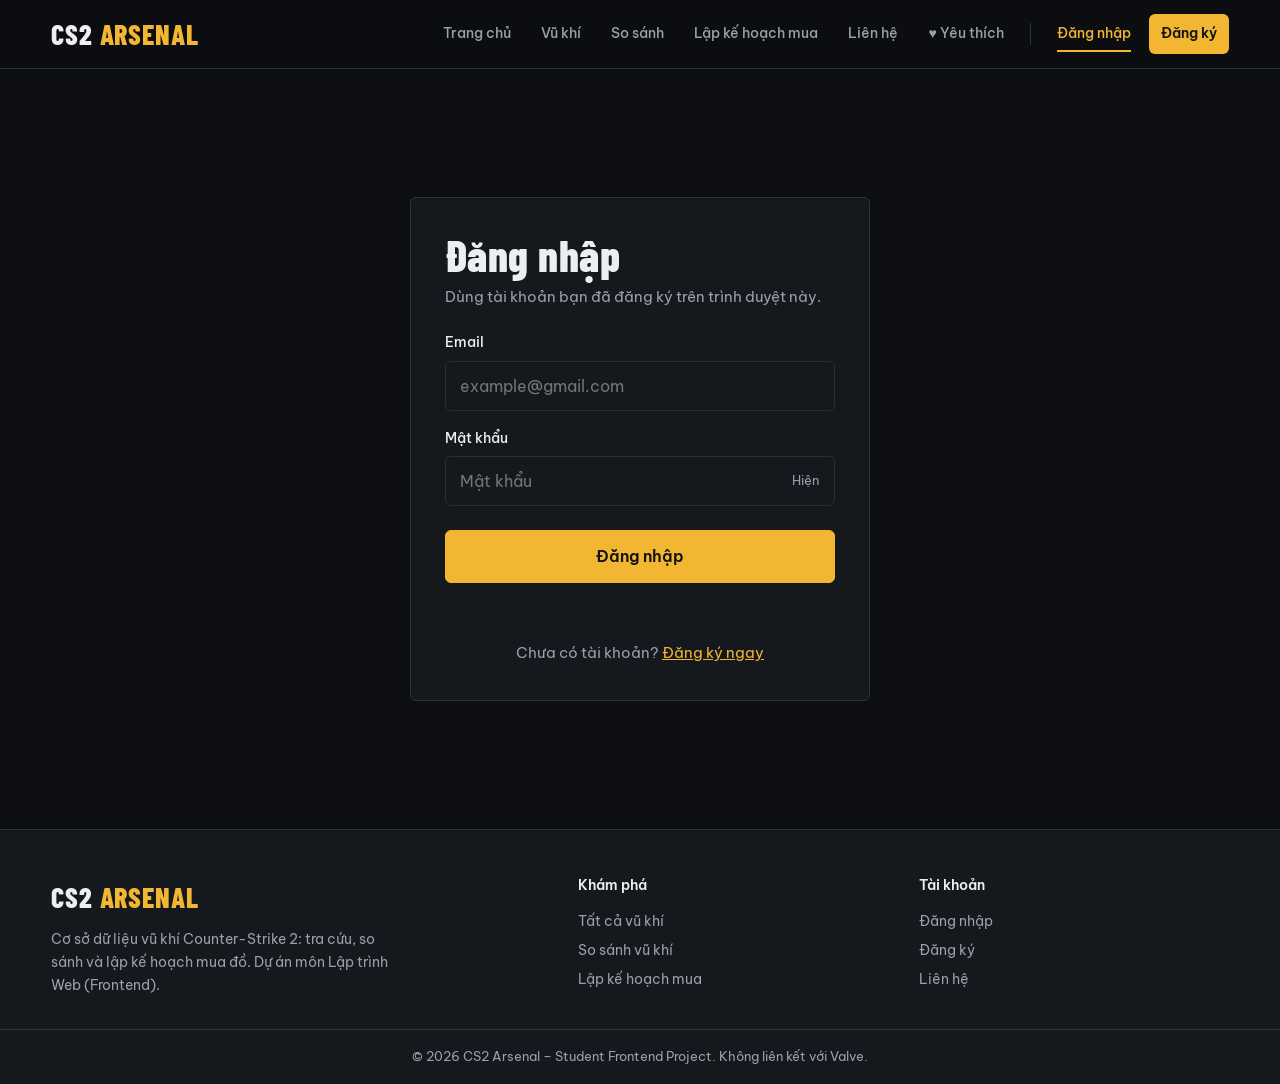
<file: account.html>
<!DOCTYPE html>
<html lang="vi">
<head>
    <meta charset="UTF-8">
    <meta name="viewport" content="width=device-width, initial-scale=1.0">
    <title>Tài khoản - CS2 Arsenal</title>
    <meta name="description" content="Quản lý tài khoản CS2 Arsenal.">
    <meta name="theme-color" content="#0c0e11">
    <meta property="og:title" content="Tài khoản - CS2 Arsenal">
    <meta property="og:description" content="Quản lý tài khoản CS2 Arsenal.">
    <link rel="icon" href="images/favicon.svg" type="image/svg+xml">
    <link rel="preconnect" href="https://fonts.googleapis.com">
    <link rel="preconnect" href="https://fonts.gstatic.com" crossorigin>
    <link href="https://fonts.googleapis.com/css2?family=Barlow+Condensed:wght@600;700;800&family=Be+Vietnam+Pro:wght@400;500;600&display=swap" rel="stylesheet">
    <link rel="stylesheet" href="css/style.css">
</head>
<body data-page="account">
    <a class="skip-link" href="#main">Bỏ qua điều hướng</a>
    <div id="siteHeader"></div>

    <main id="main">
        <section class="page-banner">
            <div class="container">
                <h1>Tài khoản của bạn</h1>
                <p>Thông tin được lưu ngay trong trình duyệt này.</p>
            </div>
        </section>

        <section class="section" style="padding-top:32px">
            <div class="container account-grid" id="accountArea"></div>
        </section>
    </main>

    <div id="siteFooter"></div>

    <noscript><p style="padding:16px;text-align:center">Website cần bật JavaScript để hiển thị dữ liệu vũ khí.</p></noscript>
    <script src="js/data.js"></script>
    <script src="js/app.js"></script>
    <script src="js/auth.js"></script>
</body>
</html>
</file>
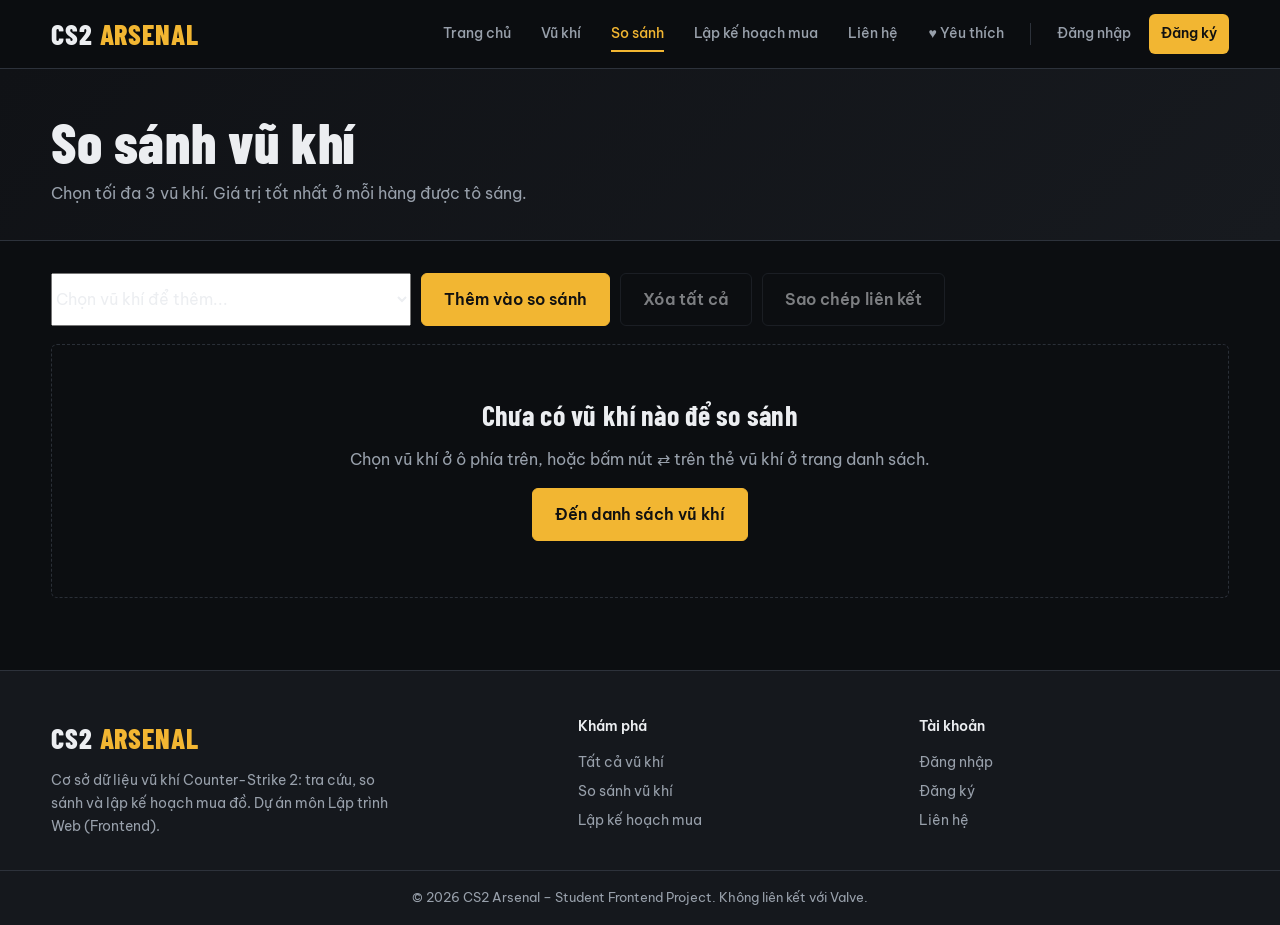
<file: compare.html>
<!DOCTYPE html>
<html lang="vi">
<head>
    <meta charset="UTF-8">
    <meta name="viewport" content="width=device-width, initial-scale=1.0">
    <title>So sánh vũ khí - CS2 Arsenal</title>
    <meta name="description" content="So sánh tối đa 3 vũ khí Counter-Strike 2 về sát thương, tốc độ bắn, xuyên giáp và giá.">
    <meta name="theme-color" content="#0c0e11">
    <meta property="og:title" content="So sánh vũ khí - CS2 Arsenal">
    <meta property="og:description" content="So sánh tối đa 3 vũ khí Counter-Strike 2 về sát thương, tốc độ bắn, xuyên giáp và giá.">
    <link rel="icon" href="images/favicon.svg" type="image/svg+xml">
    <link rel="preconnect" href="https://fonts.googleapis.com">
    <link rel="preconnect" href="https://fonts.gstatic.com" crossorigin>
    <link href="https://fonts.googleapis.com/css2?family=Barlow+Condensed:wght@600;700;800&family=Be+Vietnam+Pro:wght@400;500;600&display=swap" rel="stylesheet">
    <link rel="stylesheet" href="css/style.css">
</head>
<body data-page="compare">
    <a class="skip-link" href="#main">Bỏ qua điều hướng</a>
    <div id="siteHeader"></div>

    <main id="main">
        <section class="page-banner">
            <div class="container">
                <h1>So sánh vũ khí</h1>
                <p>Chọn tối đa 3 vũ khí. Giá trị tốt nhất ở mỗi hàng được tô sáng.</p>
            </div>
        </section>

        <section class="section" style="padding-top:32px">
            <div class="container">
                <div class="compare-add">
                    <select id="compareSelect" aria-label="Chọn vũ khí để so sánh"></select>
                    <button class="btn" id="compareAddBtn" type="button">Thêm vào so sánh</button>
                    <button class="btn ghost" id="compareClearBtn" type="button">Xóa tất cả</button>
                    <button class="btn ghost" id="compareShareBtn" type="button">Sao chép liên kết</button>
                </div>
                <div id="compareArea"></div>
            </div>
        </section>
    </main>

    <div id="siteFooter"></div>

    <noscript><p style="padding:16px;text-align:center">Website cần bật JavaScript để hiển thị dữ liệu vũ khí.</p></noscript>
    <script src="js/data.js"></script>
    <script src="js/app.js"></script>
    <script src="js/compare.js"></script>
</body>
</html>
</file>
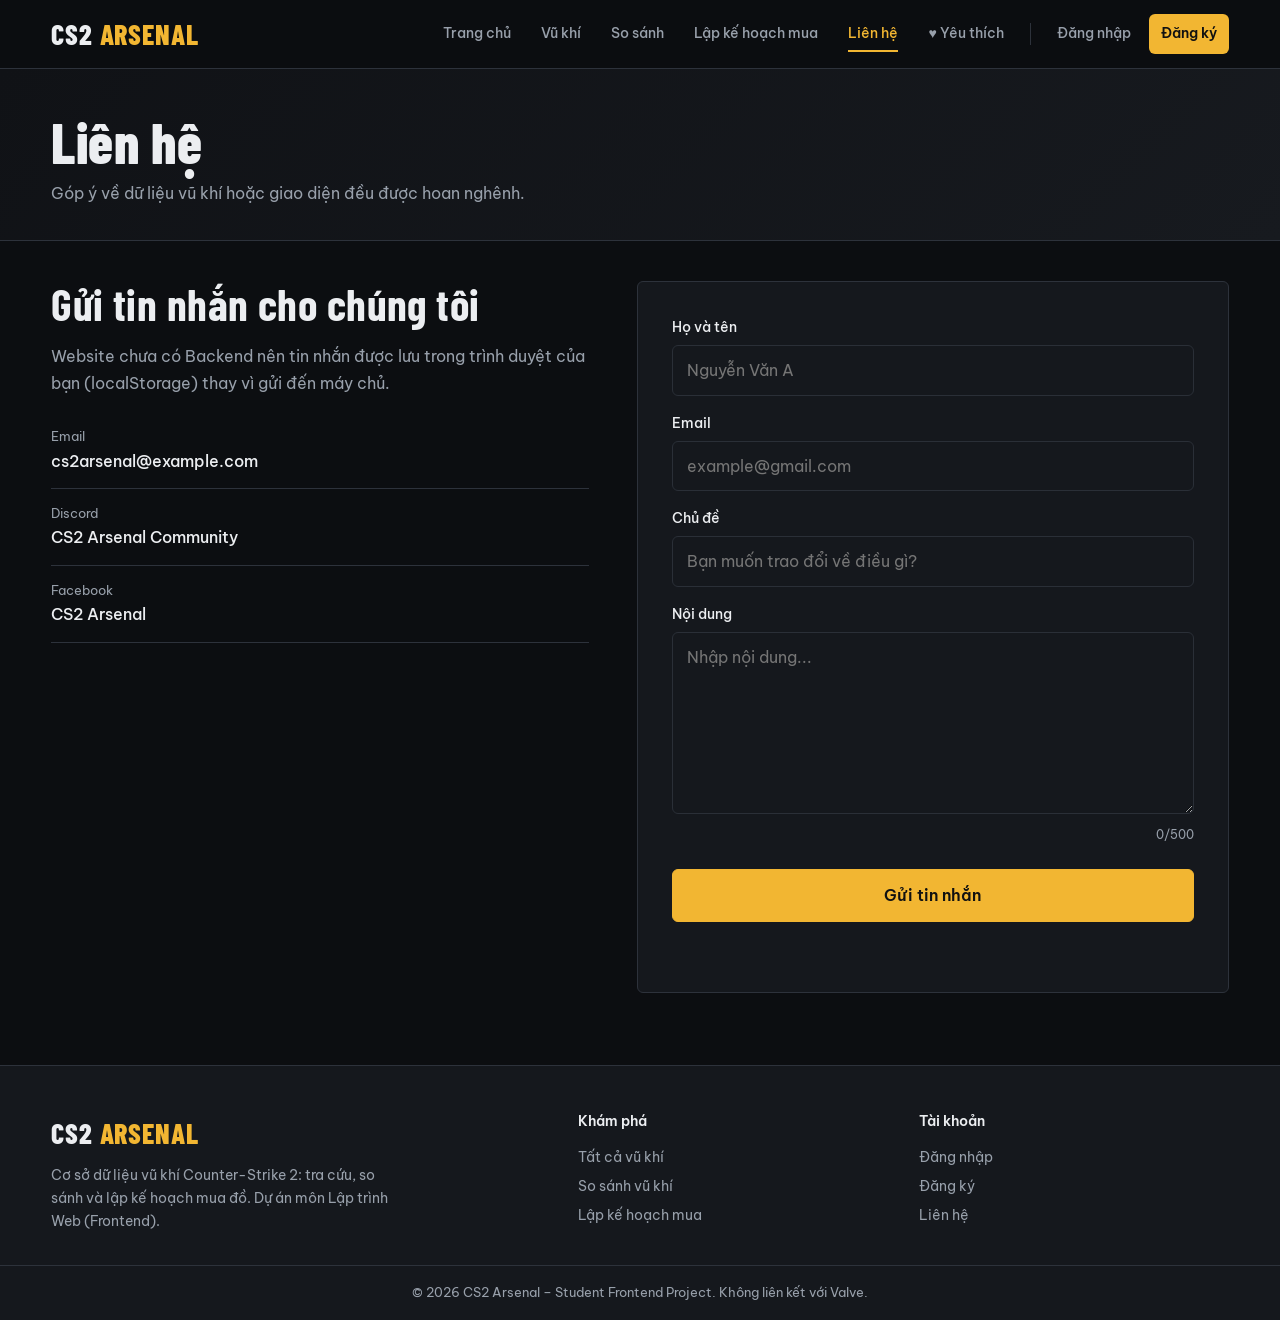
<file: contact.html>
<!DOCTYPE html>
<html lang="vi">
<head>
    <meta charset="UTF-8">
    <meta name="viewport" content="width=device-width, initial-scale=1.0">
    <title>Liên hệ - CS2 Arsenal</title>
    <meta name="description" content="Gửi góp ý hoặc câu hỏi cho CS2 Arsenal.">
    <meta name="theme-color" content="#0c0e11">
    <meta property="og:title" content="Liên hệ - CS2 Arsenal">
    <meta property="og:description" content="Gửi góp ý hoặc câu hỏi cho CS2 Arsenal.">
    <link rel="icon" href="images/favicon.svg" type="image/svg+xml">
    <link rel="preconnect" href="https://fonts.googleapis.com">
    <link rel="preconnect" href="https://fonts.gstatic.com" crossorigin>
    <link href="https://fonts.googleapis.com/css2?family=Barlow+Condensed:wght@600;700;800&family=Be+Vietnam+Pro:wght@400;500;600&display=swap" rel="stylesheet">
    <link rel="stylesheet" href="css/style.css">
</head>
<body data-page="contact">
    <a class="skip-link" href="#main">Bỏ qua điều hướng</a>
    <div id="siteHeader"></div>

    <main id="main">
        <section class="page-banner">
            <div class="container">
                <h1>Liên hệ</h1>
                <p>Góp ý về dữ liệu vũ khí hoặc giao diện đều được hoan nghênh.</p>
            </div>
        </section>

        <section class="section" style="padding-top:40px">
            <div class="container contact-grid">
                <div class="contact-info">
                    <h2>Gửi tin nhắn cho chúng tôi</h2>
                    <p>
                        Website chưa có Backend nên tin nhắn được lưu trong trình duyệt của bạn
                        (localStorage) thay vì gửi đến máy chủ.
                    </p>
                    <div class="contact-item"><span>Email</span><strong>cs2arsenal@example.com</strong></div>
                    <div class="contact-item"><span>Discord</span><strong>CS2 Arsenal Community</strong></div>
                    <div class="contact-item"><span>Facebook</span><strong>CS2 Arsenal</strong></div>
                </div>

                <div class="form-card wide">
                    <form id="contactForm" novalidate>
                        <label for="contactName" style="margin-top:0">Họ và tên</label>
                        <input id="contactName" type="text" placeholder="Nguyễn Văn A" autocomplete="name">
                        <p class="field-error" id="contactNameError"></p>

                        <label for="contactEmail">Email</label>
                        <input id="contactEmail" type="email" placeholder="example@gmail.com" autocomplete="email">
                        <p class="field-error" id="contactEmailError"></p>

                        <label for="contactSubject">Chủ đề</label>
                        <input id="contactSubject" type="text" placeholder="Bạn muốn trao đổi về điều gì?">
                        <p class="field-error" id="contactSubjectError"></p>

                        <label for="contactMessage">Nội dung</label>
                        <textarea id="contactMessage" rows="6" maxlength="500" placeholder="Nhập nội dung..."></textarea>
                        <p class="char-count"><span id="charCount">0</span>/500</p>
                        <p class="field-error" id="contactMessageError"></p>

                        <button class="btn full-btn" type="submit">Gửi tin nhắn</button>
                        <p id="contactMessageText" class="form-message" role="alert"></p>
                    </form>
                </div>
            </div>
        </section>
    </main>

    <div id="siteFooter"></div>

    <noscript><p style="padding:16px;text-align:center">Website cần bật JavaScript để hiển thị dữ liệu vũ khí.</p></noscript>
    <script src="js/data.js"></script>
    <script src="js/app.js"></script>
    <script src="js/contact.js"></script>
</body>
</html>
</file>
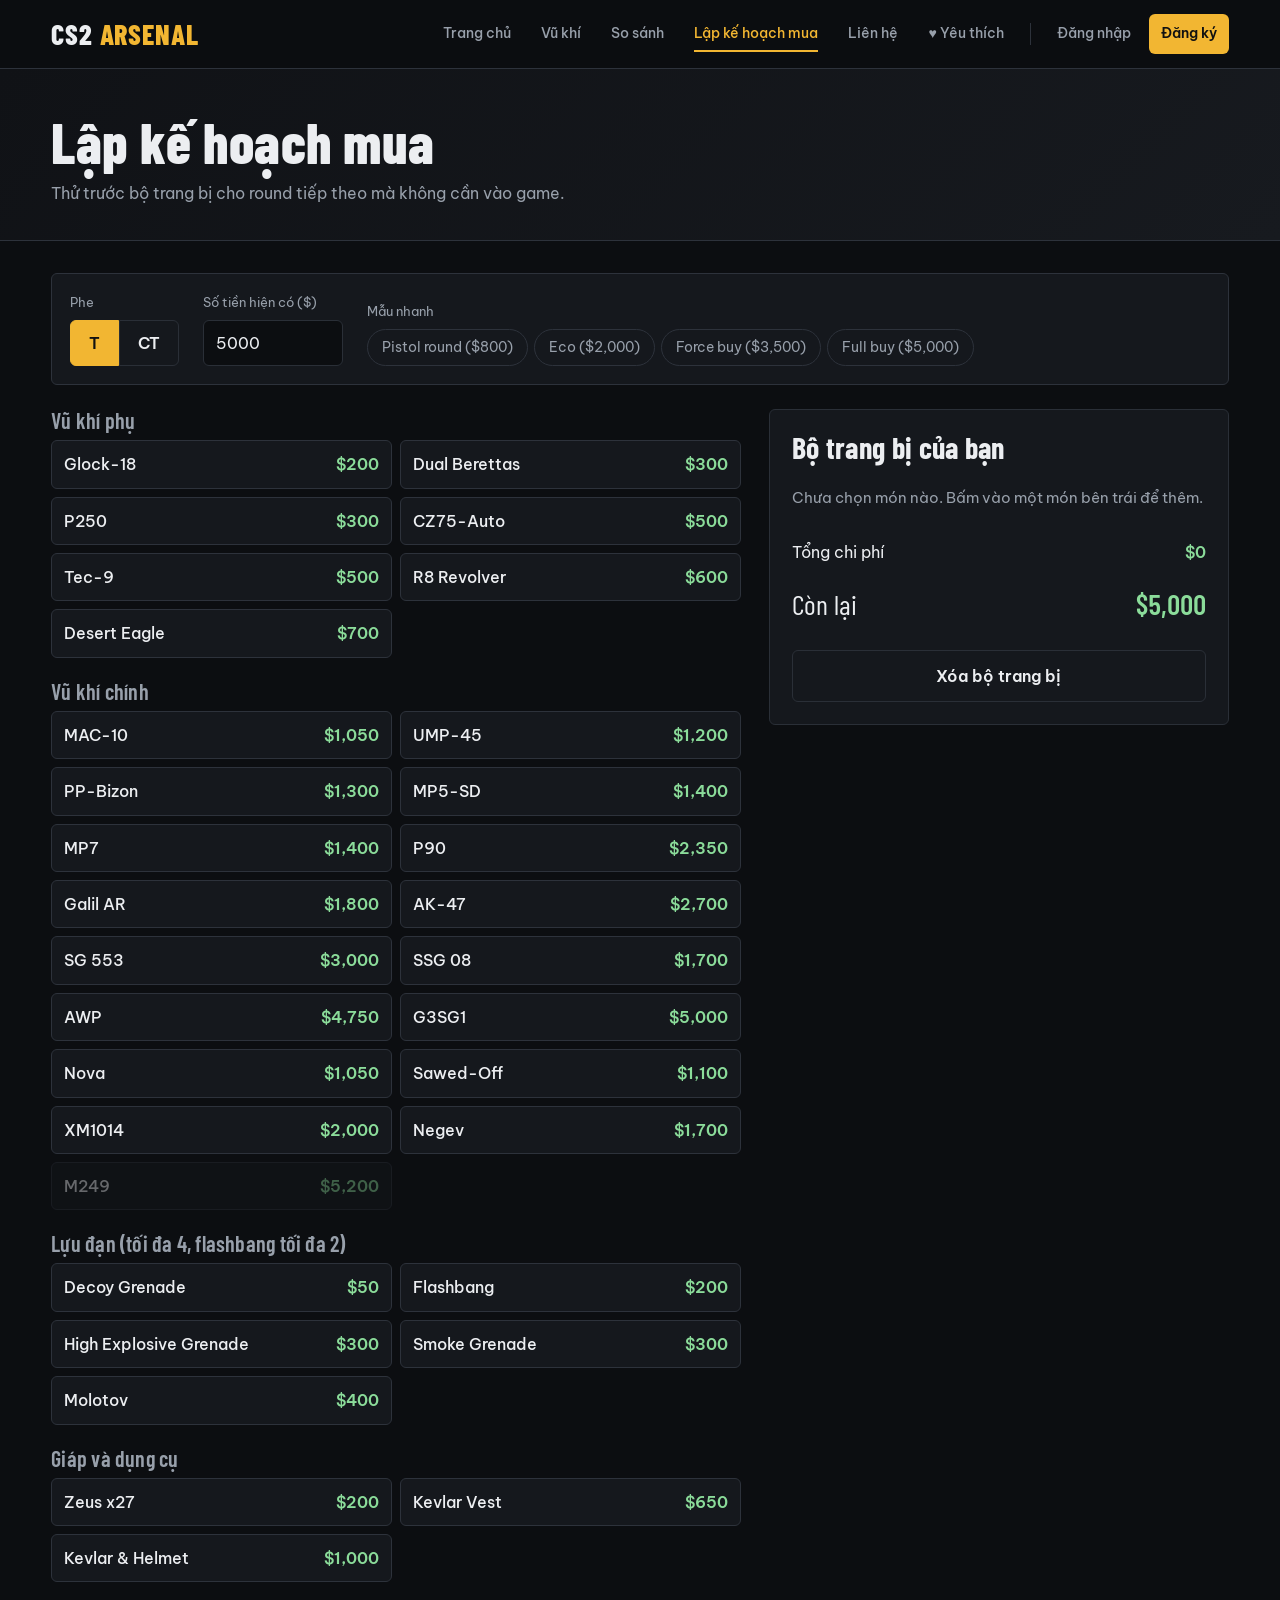
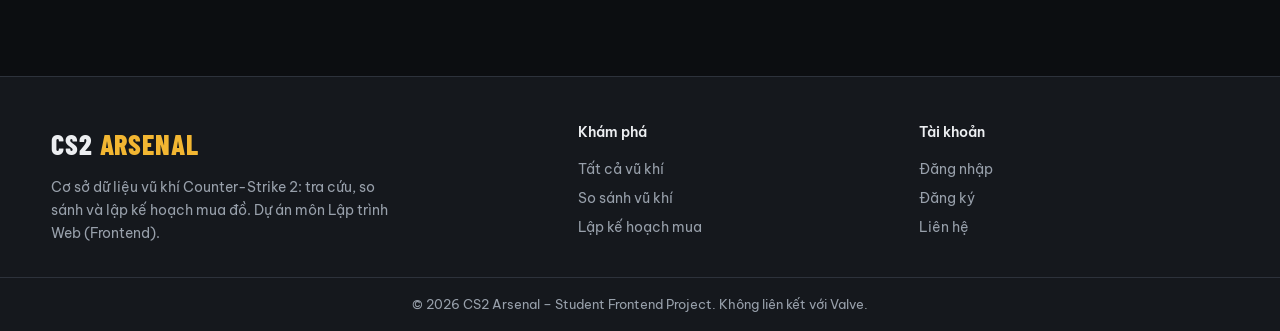
<file: loadout.html>
<!DOCTYPE html>
<html lang="vi">
<head>
    <meta charset="UTF-8">
    <meta name="viewport" content="width=device-width, initial-scale=1.0">
    <title>Lập kế hoạch mua - CS2 Arsenal</title>
    <meta name="description" content="Nhập số tiền của round, chọn phe T hoặc CT và thử các bộ trang bị Counter-Strike 2.">
    <meta name="theme-color" content="#0c0e11">
    <meta property="og:title" content="Lập kế hoạch mua - CS2 Arsenal">
    <meta property="og:description" content="Nhập số tiền của round, chọn phe T hoặc CT và thử các bộ trang bị Counter-Strike 2.">
    <link rel="icon" href="images/favicon.svg" type="image/svg+xml">
    <link rel="preconnect" href="https://fonts.googleapis.com">
    <link rel="preconnect" href="https://fonts.gstatic.com" crossorigin>
    <link href="https://fonts.googleapis.com/css2?family=Barlow+Condensed:wght@600;700;800&family=Be+Vietnam+Pro:wght@400;500;600&display=swap" rel="stylesheet">
    <link rel="stylesheet" href="css/style.css">
</head>
<body data-page="loadout">
    <a class="skip-link" href="#main">Bỏ qua điều hướng</a>
    <div id="siteHeader"></div>

    <main id="main">
        <section class="page-banner">
            <div class="container">
                <h1>Lập kế hoạch mua</h1>
                <p>Thử trước bộ trang bị cho round tiếp theo mà không cần vào game.</p>
            </div>
        </section>

        <section class="section" style="padding-top:32px">
            <div class="container">
                <div class="loadout-controls">
                    <div>
                        <label id="sideLabel">Phe</label>
                        <div class="seg" role="group" aria-labelledby="sideLabel">
                            <button type="button" data-side="T" aria-pressed="true">T</button>
                            <button type="button" data-side="CT" aria-pressed="false">CT</button>
                        </div>
                    </div>
                    <div>
                        <label for="moneyInput">Số tiền hiện có ($)</label>
                        <input id="moneyInput" type="number" min="0" max="16000" step="50" value="5000">
                    </div>
                    <div>
                        <label id="presetLabel">Mẫu nhanh</label>
                        <div class="presets" role="group" aria-labelledby="presetLabel" id="presets"></div>
                    </div>
                </div>

                <div class="loadout-layout">
                    <div id="buyGroups"></div>
                    <aside class="loadout-summary" aria-live="polite">
                        <h2>Bộ trang bị của bạn</h2>
                        <ul id="loadoutList"></ul>
                        <div class="money-line"><span>Tổng chi phí</span><span class="money" id="totalCost">$0</span></div>
                        <div class="money-line big"><span>Còn lại</span><span class="money" id="remaining">$0</span></div>
                        <button class="btn ghost full-btn" id="clearLoadout" type="button">Xóa bộ trang bị</button>
                    </aside>
                </div>
            </div>
        </section>
    </main>

    <div id="siteFooter"></div>

    <noscript><p style="padding:16px;text-align:center">Website cần bật JavaScript để hiển thị dữ liệu vũ khí.</p></noscript>
    <script src="js/data.js"></script>
    <script src="js/app.js"></script>
    <script src="js/loadout.js"></script>
</body>
</html>
</file>
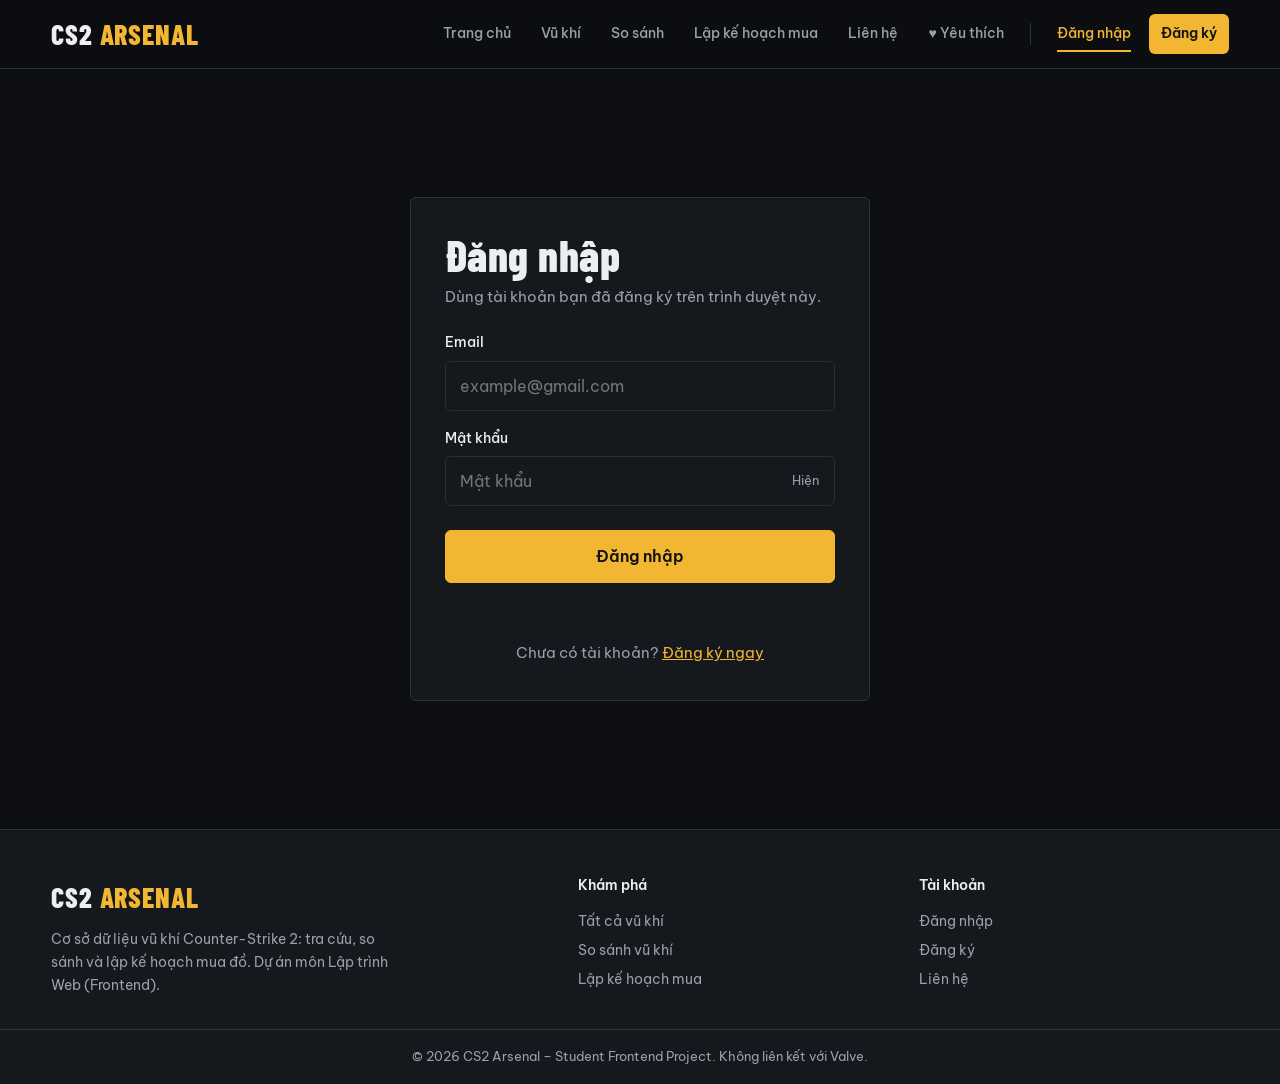
<file: login.html>
<!DOCTYPE html>
<html lang="vi">
<head>
    <meta charset="UTF-8">
    <meta name="viewport" content="width=device-width, initial-scale=1.0">
    <title>Đăng nhập - CS2 Arsenal</title>
    <meta name="description" content="Đăng nhập vào CS2 Arsenal.">
    <meta name="theme-color" content="#0c0e11">
    <meta property="og:title" content="Đăng nhập - CS2 Arsenal">
    <meta property="og:description" content="Đăng nhập vào CS2 Arsenal.">
    <link rel="icon" href="images/favicon.svg" type="image/svg+xml">
    <link rel="preconnect" href="https://fonts.googleapis.com">
    <link rel="preconnect" href="https://fonts.gstatic.com" crossorigin>
    <link href="https://fonts.googleapis.com/css2?family=Barlow+Condensed:wght@600;700;800&family=Be+Vietnam+Pro:wght@400;500;600&display=swap" rel="stylesheet">
    <link rel="stylesheet" href="css/style.css">
</head>
<body data-page="login">
    <a class="skip-link" href="#main">Bỏ qua điều hướng</a>
    <div id="siteHeader"></div>

    <main id="main">
        <section class="form-section">
            <div class="form-card">
                <h1>Đăng nhập</h1>
                <p class="form-note">Dùng tài khoản bạn đã đăng ký trên trình duyệt này.</p>

                <form id="loginForm" novalidate>
                    <label for="loginEmail">Email</label>
                    <input id="loginEmail" type="email" placeholder="example@gmail.com" autocomplete="email">
                    <p class="field-error" id="loginEmailError"></p>

                    <label for="loginPassword">Mật khẩu</label>
                    <div class="password-box">
                        <input id="loginPassword" type="password" placeholder="Mật khẩu" autocomplete="current-password">
                        <button type="button" class="show-password" data-target="loginPassword">Hiện</button>
                    </div>
                    <p class="field-error" id="loginPasswordError"></p>

                    <button class="btn full-btn" type="submit" id="loginSubmit">Đăng nhập</button>
                    <p id="loginMessage" class="form-message" role="alert"></p>
                </form>

                <p class="switch-form">Chưa có tài khoản? <a href="register.html">Đăng ký ngay</a></p>
            </div>
        </section>
    </main>

    <div id="siteFooter"></div>

    <noscript><p style="padding:16px;text-align:center">Website cần bật JavaScript để hiển thị dữ liệu vũ khí.</p></noscript>
    <script src="js/data.js"></script>
    <script src="js/app.js"></script>
    <script src="js/auth.js"></script>
</body>
</html>
</file>
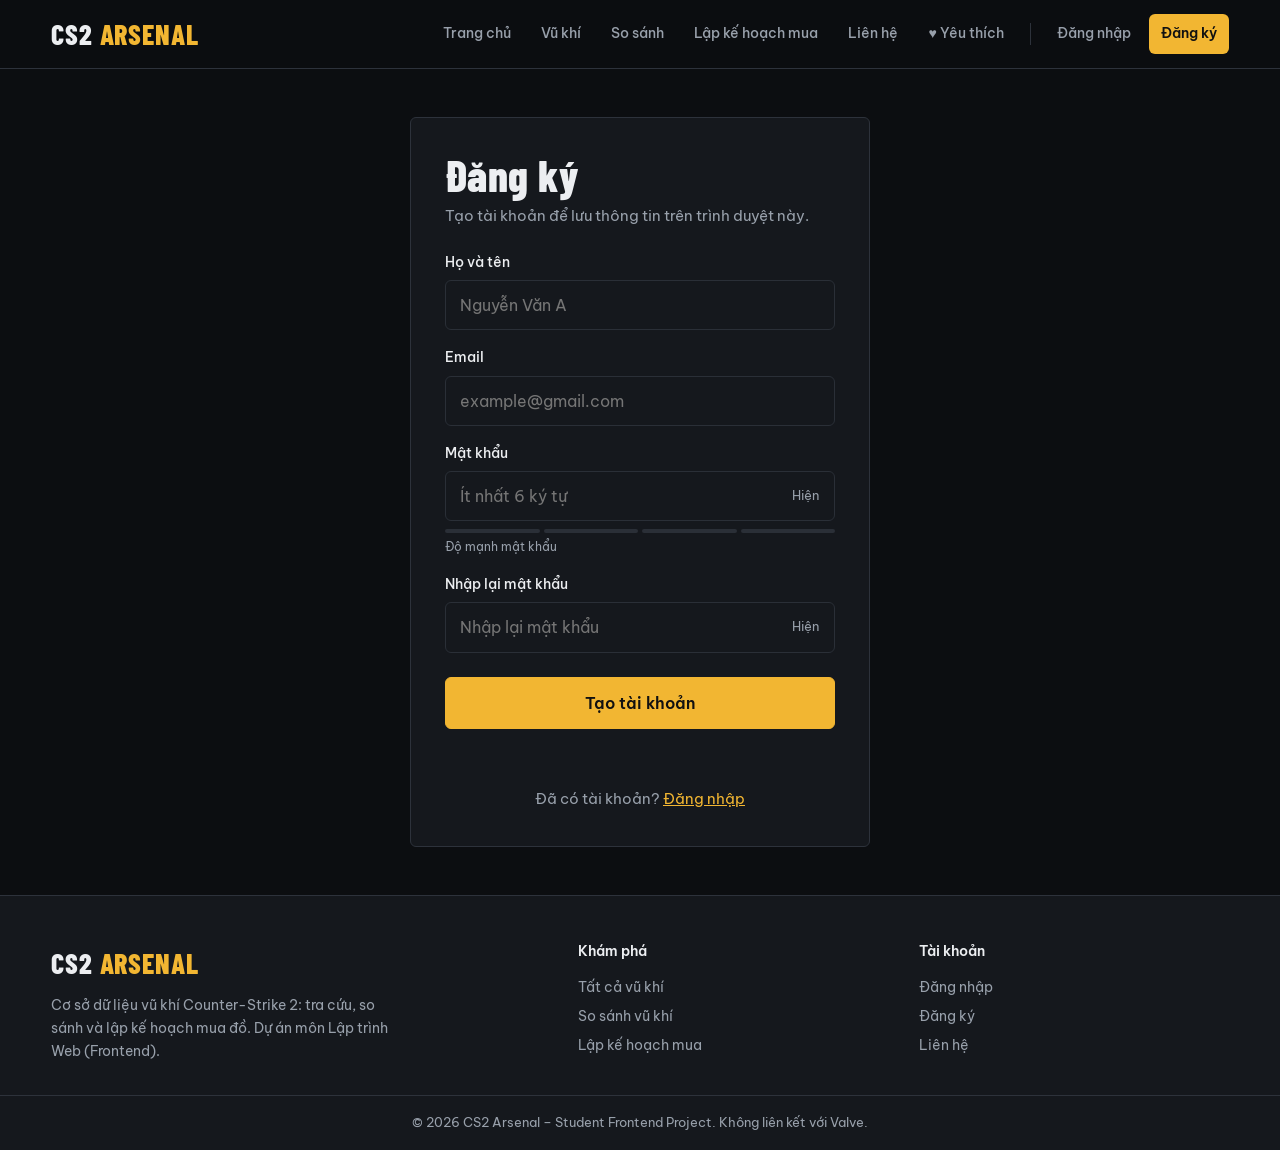
<file: register.html>
<!DOCTYPE html>
<html lang="vi">
<head>
    <meta charset="UTF-8">
    <meta name="viewport" content="width=device-width, initial-scale=1.0">
    <title>Đăng ký - CS2 Arsenal</title>
    <meta name="description" content="Tạo tài khoản CS2 Arsenal.">
    <meta name="theme-color" content="#0c0e11">
    <meta property="og:title" content="Đăng ký - CS2 Arsenal">
    <meta property="og:description" content="Tạo tài khoản CS2 Arsenal.">
    <link rel="icon" href="images/favicon.svg" type="image/svg+xml">
    <link rel="preconnect" href="https://fonts.googleapis.com">
    <link rel="preconnect" href="https://fonts.gstatic.com" crossorigin>
    <link href="https://fonts.googleapis.com/css2?family=Barlow+Condensed:wght@600;700;800&family=Be+Vietnam+Pro:wght@400;500;600&display=swap" rel="stylesheet">
    <link rel="stylesheet" href="css/style.css">
</head>
<body data-page="register">
    <a class="skip-link" href="#main">Bỏ qua điều hướng</a>
    <div id="siteHeader"></div>

    <main id="main">
        <section class="form-section">
            <div class="form-card">
                <h1>Đăng ký</h1>
                <p class="form-note">Tạo tài khoản để lưu thông tin trên trình duyệt này.</p>

                <form id="registerForm" novalidate>
                    <label for="registerName">Họ và tên</label>
                    <input id="registerName" type="text" placeholder="Nguyễn Văn A" autocomplete="name">
                    <p class="field-error" id="registerNameError"></p>

                    <label for="registerEmail">Email</label>
                    <input id="registerEmail" type="email" placeholder="example@gmail.com" autocomplete="email">
                    <p class="field-error" id="registerEmailError"></p>

                    <label for="registerPassword">Mật khẩu</label>
                    <div class="password-box">
                        <input id="registerPassword" type="password" placeholder="Ít nhất 6 ký tự" autocomplete="new-password">
                        <button type="button" class="show-password" data-target="registerPassword">Hiện</button>
                    </div>
                    <div class="strength" id="strengthBar" data-level="0"><i></i><i></i><i></i><i></i></div>
                    <p class="strength-text" id="strengthText">Độ mạnh mật khẩu</p>
                    <p class="field-error" id="registerPasswordError"></p>

                    <label for="registerConfirm">Nhập lại mật khẩu</label>
                    <div class="password-box">
                        <input id="registerConfirm" type="password" placeholder="Nhập lại mật khẩu" autocomplete="new-password">
                        <button type="button" class="show-password" data-target="registerConfirm">Hiện</button>
                    </div>
                    <p class="field-error" id="registerConfirmError"></p>

                    <button class="btn full-btn" type="submit" id="registerSubmit">Tạo tài khoản</button>
                    <p id="registerMessage" class="form-message" role="alert"></p>
                </form>

                <p class="switch-form">Đã có tài khoản? <a href="login.html">Đăng nhập</a></p>
            </div>
        </section>
    </main>

    <div id="siteFooter"></div>

    <noscript><p style="padding:16px;text-align:center">Website cần bật JavaScript để hiển thị dữ liệu vũ khí.</p></noscript>
    <script src="js/data.js"></script>
    <script src="js/app.js"></script>
    <script src="js/auth.js"></script>
</body>
</html>
</file>
<file: css/style.css>
/* ==========================================================
   CS2 ARSENAL - style.css
   Phong cách: bảng mua đồ (buy menu) tối giản, nền thép + vàng cát.
   ========================================================== */

:root {
    --ink: #0c0e11;
    --panel: #15181d;
    --panel-2: #1c2026;
    --steel: #2a2f37;
    --line: #2d323b;
    --text: #eceef1;
    --muted: #98a0ab;
    --sand: #f2b632;
    --sand-dark: #c98f10;
    --ct: #6aa7ff;
    --money: #8bdc9a;
    --danger: #ff6b6b;
    --radius: 6px;
    --font-head: "Barlow Condensed", "Arial Narrow", Arial, sans-serif;
    --font-body: "Be Vietnam Pro", "Segoe UI", Arial, sans-serif;
}

* { box-sizing: border-box; }

html { scroll-behavior: smooth; }

body {
    margin: 0;
    font-family: var(--font-body);
    font-size: 16px;
    background: var(--ink);
    color: var(--text);
    line-height: 1.65;
    -webkit-font-smoothing: antialiased;
}

img { max-width: 100%; display: block; }
a { color: inherit; }
button, input, select, textarea { font: inherit; color: inherit; }
button { cursor: pointer; }
[hidden] { display: none !important; }

h1, h2, h3 {
    font-family: var(--font-head);
    line-height: 1.05;
    letter-spacing: 0.01em;
    margin: 0;
}

:focus-visible {
    outline: 2px solid var(--sand);
    outline-offset: 2px;
}

.container { width: 92%; max-width: 1180px; margin: 0 auto; }

.skip-link {
    position: absolute;
    left: -999px;
    top: 8px;
    background: var(--sand);
    color: #111;
    padding: 8px 14px;
    z-index: 100;
    font-weight: 600;
}
.skip-link:focus { left: 8px; }

.money { color: var(--money); font-variant-numeric: tabular-nums; font-weight: 600; }

/* ---------- HEADER ---------- */
.header {
    position: sticky;
    top: 0;
    z-index: 50;
    background: rgba(12, 14, 17, 0.92);
    backdrop-filter: blur(8px);
    border-bottom: 1px solid var(--line);
    transition: box-shadow 0.2s;
}
.header.scrolled { box-shadow: 0 6px 24px rgba(0, 0, 0, 0.45); }

.nav-box {
    min-height: 68px;
    display: flex;
    align-items: center;
    justify-content: space-between;
    gap: 20px;
}

.logo {
    text-decoration: none;
    font-family: var(--font-head);
    font-weight: 800;
    font-size: 28px;
    letter-spacing: 0.03em;
}
.logo span { color: var(--sand); }

nav { display: flex; align-items: center; gap: 6px; }

nav a, .nav-btn {
    position: relative;
    text-decoration: none;
    font-size: 14px;
    font-weight: 500;
    color: var(--muted);
    padding: 8px 12px;
    border-radius: var(--radius);
    background: none;
    border: 0;
    display: inline-flex;
    align-items: center;
    gap: 6px;
}
nav a:hover, .nav-btn:hover { color: var(--text); background: var(--panel-2); }
nav a.active { color: var(--sand); }
nav a.active::after {
    content: "";
    position: absolute;
    left: 12px; right: 12px; bottom: 2px;
    height: 2px;
    background: var(--sand);
}

.nav-sep { width: 1px; height: 22px; background: var(--line); margin: 0 8px; }

.badge {
    min-width: 20px;
    height: 20px;
    padding: 0 6px;
    border-radius: 10px;
    background: var(--sand);
    color: #111;
    font-size: 12px;
    font-weight: 700;
    display: inline-flex;
    align-items: center;
    justify-content: center;
}

nav a.nav-cta {
    background: var(--sand);
    color: #111;
    font-weight: 600;
}
nav a.nav-cta:hover { background: #ffd26a; color: #111; }

.menu-btn {
    display: none;
    border: 1px solid var(--line);
    background: var(--panel);
    padding: 8px 12px;
    border-radius: var(--radius);
    font-size: 18px;
    line-height: 1;
}

/* ---------- BUTTONS ---------- */
.btn {
    display: inline-flex;
    align-items: center;
    justify-content: center;
    gap: 8px;
    padding: 12px 22px;
    border: 1px solid var(--sand);
    border-radius: var(--radius);
    background: var(--sand);
    color: #111;
    font-weight: 600;
    text-decoration: none;
    transition: background 0.15s, transform 0.1s;
}
.btn:hover { background: #ffd26a; }
.btn:active { transform: translateY(1px); }
.btn.ghost { background: transparent; color: var(--text); border-color: var(--steel); }
.btn.ghost:hover { border-color: var(--sand); color: var(--sand); background: transparent; }
.btn.danger { background: transparent; color: var(--danger); border-color: #5a2d2d; }
.btn.danger:hover { background: #2a1717; }
.btn.small { padding: 8px 14px; font-size: 14px; }
.btn.full-btn { width: 100%; margin-top: 18px; }
.btn:disabled { opacity: 0.5; cursor: not-allowed; }

/* ---------- HERO ---------- */
.hero {
    border-bottom: 1px solid var(--line);
    background:
        linear-gradient(rgba(12, 14, 17, 0.85), rgba(12, 14, 17, 0.97)),
        repeating-linear-gradient(0deg, transparent 0 39px, rgba(255, 255, 255, 0.035) 39px 40px),
        repeating-linear-gradient(90deg, transparent 0 39px, rgba(255, 255, 255, 0.035) 39px 40px);
    padding: 64px 0 56px;
}

.hero-content {
    display: grid;
    grid-template-columns: 1.1fr 0.9fr;
    gap: 48px;
    align-items: center;
}

.hero h1 {
    font-size: clamp(44px, 6.5vw, 76px);
    font-weight: 800;
    margin-bottom: 18px;
}
.hero h1 em { font-style: normal; color: var(--sand); }
.hero-lead { color: var(--muted); max-width: 520px; margin: 0 0 24px; }

.hero-search {
    display: flex;
    max-width: 520px;
    border: 1px solid var(--steel);
    border-radius: var(--radius);
    background: var(--panel);
    overflow: hidden;
}
.hero-search:focus-within { border-color: var(--sand); }
.hero-search input {
    flex: 1;
    min-width: 0;
    border: 0;
    background: transparent;
    padding: 14px 16px;
    outline: none;
}
.hero-search button {
    border: 0;
    background: var(--sand);
    color: #111;
    font-weight: 600;
    padding: 0 22px;
}

.quick-picks { display: flex; flex-wrap: wrap; gap: 8px; margin-top: 14px; align-items: center; }
.quick-picks span { color: var(--muted); font-size: 14px; }
.quick-picks a {
    text-decoration: none;
    font-size: 14px;
    padding: 4px 12px;
    border: 1px solid var(--line);
    border-radius: 99px;
    color: var(--muted);
}
.quick-picks a:hover { border-color: var(--sand); color: var(--sand); }

/* Bảng "inspect" - điểm nhấn của trang chủ */
.inspect {
    border: 1px solid var(--steel);
    border-radius: var(--radius);
    background: var(--panel);
    padding: 22px;
    animation: inspect-in 0.6s ease both;
}
@keyframes inspect-in {
    from { opacity: 0; transform: translateY(14px); }
    to { opacity: 1; transform: none; }
}
.inspect-head { display: flex; justify-content: space-between; align-items: flex-start; gap: 12px; }
.inspect-head p { margin: 0; color: var(--muted); font-size: 13px; }
.inspect-head h2 { font-size: 40px; font-weight: 800; }
.inspect-art {
    height: 170px;
    margin: 12px 0 8px;
    display: grid;
    place-items: center;
    background: radial-gradient(ellipse at center, rgba(242, 182, 50, 0.1), transparent 70%);
}
.inspect-art img { max-height: 150px; object-fit: contain; filter: drop-shadow(0 10px 14px rgba(0, 0, 0, 0.6)); }
.inspect-foot { display: flex; justify-content: space-between; align-items: center; margin-top: 16px; gap: 12px; }

/* ---------- SECTIONS ---------- */
.section { padding: 72px 0; }
.section.alt { background: var(--panel); border-block: 1px solid var(--line); }

.section-title { margin-bottom: 32px; }
.section-title h2 { font-size: clamp(32px, 4vw, 44px); font-weight: 700; }
.section-title p { margin: 8px 0 0; color: var(--muted); max-width: 620px; }

.section-title.row { display: flex; justify-content: space-between; align-items: flex-end; gap: 16px; flex-wrap: wrap; }

.page-banner {
    padding: 44px 0 34px;
    border-bottom: 1px solid var(--line);
    background: linear-gradient(135deg, #101216, #171a1f);
}
.page-banner h1 { font-size: clamp(38px, 5vw, 56px); font-weight: 800; }
.page-banner p { margin: 8px 0 0; color: var(--muted); }

.breadcrumb { font-size: 14px; color: var(--muted); margin-bottom: 10px; }
.breadcrumb a { text-decoration: none; }
.breadcrumb a:hover { color: var(--sand); }
.breadcrumb span { margin: 0 6px; opacity: 0.5; }

/* ---------- STATS STRIP ---------- */
.stat-strip {
    display: grid;
    grid-template-columns: repeat(4, 1fr);
    border: 1px solid var(--line);
    border-radius: var(--radius);
    background: var(--panel);
    margin-top: -28px;
    position: relative;
}
.stat-strip div { padding: 18px 22px; border-right: 1px solid var(--line); }
.stat-strip div:last-child { border-right: 0; }
.stat-strip strong { display: block; font-family: var(--font-head); font-size: 34px; line-height: 1.1; color: var(--sand); }
.stat-strip span { color: var(--muted); font-size: 14px; }

/* ---------- CATEGORY TILES ---------- */
.category-grid {
    display: grid;
    grid-template-columns: repeat(auto-fill, minmax(210px, 1fr));
    gap: 12px;
}
.category-card {
    display: block;
    text-decoration: none;
    padding: 18px 18px 16px;
    border: 1px solid var(--line);
    border-radius: var(--radius);
    background: var(--ink);
    transition: border-color 0.15s, background 0.15s;
}
.category-card:hover { border-color: var(--sand); background: var(--panel-2); }
.category-card strong { display: block; font-family: var(--font-head); font-size: 24px; font-weight: 700; }
.category-card small { display: block; color: var(--muted); font-size: 13px; line-height: 1.45; margin: 2px 0 12px; min-height: 38px; }
.category-card .count { display: flex; align-items: center; gap: 10px; font-size: 13px; color: var(--sand); font-weight: 600; }
.category-card .meter { flex: 1; height: 4px; background: var(--steel); border-radius: 2px; overflow: hidden; }
.category-card .meter i { display: block; height: 100%; background: var(--sand); }

/* ---------- TOOLBAR (weapons page) ---------- */
.toolbar {
    display: grid;
    grid-template-columns: 1fr auto auto;
    gap: 12px;
    margin-bottom: 14px;
}
.field, .toolbar input[type="search"], .toolbar select,
.form-card input, .form-card textarea, .form-card select {
    width: 100%;
    background: var(--panel);
    border: 1px solid var(--steel);
    border-radius: var(--radius);
    padding: 11px 14px;
    outline: none;
}
.toolbar input:focus, .toolbar select:focus,
.form-card input:focus, .form-card textarea:focus { border-color: var(--sand); }

.chips { display: flex; flex-wrap: wrap; gap: 8px; margin-bottom: 12px; }
.chip {
    border: 1px solid var(--line);
    background: transparent;
    color: var(--muted);
    padding: 6px 14px;
    border-radius: 99px;
    font-size: 14px;
    transition: all 0.15s;
}
.chip:hover { border-color: var(--sand); color: var(--text); }
.chip[aria-pressed="true"] { background: var(--sand); border-color: var(--sand); color: #111; font-weight: 600; }
.chip small { opacity: 0.7; margin-left: 4px; }

.filter-row {
    display: flex;
    flex-wrap: wrap;
    align-items: center;
    justify-content: space-between;
    gap: 16px;
    padding: 12px 0 18px;
    border-bottom: 1px solid var(--line);
    margin-bottom: 24px;
}
.price-filter { display: flex; align-items: center; gap: 12px; font-size: 14px; color: var(--muted); }
.price-filter input[type="range"] { width: 200px; accent-color: var(--sand); }
.result-info { font-size: 14px; color: var(--muted); }
.result-info strong { color: var(--text); }
.view-toggle { display: flex; gap: 4px; }
.view-toggle button {
    border: 1px solid var(--line);
    background: transparent;
    padding: 5px 12px;
    font-size: 13px;
    color: var(--muted);
}
.view-toggle button:first-child { border-radius: var(--radius) 0 0 var(--radius); }
.view-toggle button:last-child { border-radius: 0 var(--radius) var(--radius) 0; }
.view-toggle button[aria-pressed="true"] { background: var(--steel); color: var(--text); }

/* ---------- WEAPON CARDS ---------- */
.weapon-grid {
    display: grid;
    grid-template-columns: repeat(auto-fill, minmax(250px, 1fr));
    gap: 16px;
}
.weapon-card {
    display: flex;
    flex-direction: column;
    border: 1px solid var(--line);
    border-radius: var(--radius);
    background: var(--panel);
    overflow: hidden;
    transition: border-color 0.15s, transform 0.15s;
}
.weapon-card:hover { border-color: var(--sand); transform: translateY(-2px); }
.weapon-card.development { border-style: dashed; }

.weapon-image {
    position: relative;
    height: 150px;
    display: grid;
    place-items: center;
    padding: 14px;
    background: radial-gradient(ellipse at center, #272c34, var(--panel) 75%);
}
.weapon-image a { display: block; width: 100%; text-align: center; }
.weapon-image img { max-height: 112px; margin: 0 auto; object-fit: contain; filter: drop-shadow(0 8px 10px rgba(0, 0, 0, 0.55)); }

.image-fallback {
    font-family: var(--font-head);
    font-size: 24px;
    font-weight: 700;
    color: var(--muted);
    text-align: center;
    padding: 10px;
}
.image-fallback small { display: block; font-family: var(--font-body); font-size: 11px; margin-top: 4px; color: #6b727d; }

.card-actions { position: absolute; top: 8px; right: 8px; display: flex; gap: 6px; }
.icon-btn {
    width: 32px; height: 32px;
    border-radius: 50%;
    border: 1px solid var(--steel);
    background: rgba(12, 14, 17, 0.75);
    color: var(--muted);
    font-size: 15px;
    line-height: 1;
    display: grid;
    place-items: center;
    transition: all 0.15s;
}
.icon-btn:hover { color: var(--text); border-color: var(--muted); }
.icon-btn[data-fav][aria-pressed="true"] { color: #ff6b81; border-color: #ff6b81; }
.icon-btn[data-cmp][aria-pressed="true"] { color: #111; background: var(--sand); border-color: var(--sand); }

.weapon-body { padding: 14px 16px 16px; display: flex; flex-direction: column; flex: 1; }
.card-top { display: flex; justify-content: space-between; align-items: center; margin-bottom: 8px; gap: 8px; }
.weapon-body h3 { font-size: 26px; font-weight: 700; }
.weapon-body h3 a { text-decoration: none; }
.weapon-body h3 a:hover { color: var(--sand); }
.weapon-body p { margin: 4px 0 0; color: var(--muted); font-size: 14px; }
.card-price { margin-top: auto; padding-top: 12px; display: flex; justify-content: space-between; align-items: center; }
.weapon-link { font-size: 14px; color: var(--sand); text-decoration: none; font-weight: 500; }
.weapon-link:hover { text-decoration: underline; }
.dev-label { color: var(--sand); display: block; margin-top: 6px; font-size: 12px; }

mark { background: rgba(242, 182, 50, 0.3); color: inherit; border-radius: 2px; padding: 0 1px; }

.tag, .team-tag {
    font-size: 12px;
    font-weight: 600;
    padding: 2px 9px;
    border-radius: 3px;
    background: var(--steel);
    color: var(--text);
}
.team-tag.t { background: rgba(242, 182, 50, 0.16); color: var(--sand); }
.team-tag.ct { background: rgba(106, 167, 255, 0.16); color: var(--ct); }

/* Dạng danh sách */
.weapon-grid.list { grid-template-columns: 1fr; gap: 10px; }
.weapon-grid.list .weapon-card { flex-direction: row; align-items: center; }
.weapon-grid.list .weapon-image { width: 190px; height: 110px; flex-shrink: 0; }
.weapon-grid.list .weapon-image img { max-height: 80px; }
.weapon-grid.list .weapon-body { flex-direction: row; align-items: center; gap: 24px; flex-wrap: wrap; padding: 12px 18px; }
.weapon-grid.list .card-top { margin: 0; min-width: 130px; flex-direction: column; align-items: flex-start; }
.weapon-grid.list .weapon-body > div:nth-child(2) { flex: 1; min-width: 160px; }
.weapon-grid.list .card-price { margin: 0; padding: 0; gap: 20px; }

.empty-state {
    text-align: center;
    padding: 56px 16px;
    border: 1px dashed var(--steel);
    border-radius: var(--radius);
    color: var(--muted);
}
.empty-state h3 { font-size: 28px; color: var(--text); margin-bottom: 6px; }

.load-more { text-align: center; margin-top: 28px; }

/* ---------- TOOL PANELS (home) ---------- */
.tool-grid { display: grid; grid-template-columns: 1fr 1fr; gap: 16px; }
.tool-card {
    display: block;
    text-decoration: none;
    padding: 28px;
    border: 1px solid var(--line);
    border-radius: var(--radius);
    background: var(--ink);
    transition: border-color 0.15s;
}
.tool-card:hover { border-color: var(--sand); }
.tool-card h3 { font-size: 32px; margin-bottom: 8px; }
.tool-card p { margin: 0 0 16px; color: var(--muted); max-width: 440px; }
.tool-card span { color: var(--sand); font-weight: 600; font-size: 14px; }

/* ---------- EQUIPMENT ---------- */
.equipment-grid { display: grid; grid-template-columns: repeat(auto-fill, minmax(210px, 1fr)); gap: 12px; }
.equipment-card { padding: 16px; border: 1px solid var(--line); border-radius: var(--radius); background: var(--ink); }
.equipment-card h3 { font-size: 22px; margin: 8px 0 4px; }
.equipment-card p { margin: 0 0 10px; color: var(--muted); font-size: 14px; }
.equipment-card .meta { display: flex; justify-content: space-between; align-items: center; }

/* ---------- DETAIL ---------- */
.detail-layout { display: grid; grid-template-columns: 1fr 1.05fr; gap: 40px; align-items: start; }
.detail-image {
    position: sticky;
    top: 92px;
    min-height: 360px;
    display: grid;
    place-items: center;
    padding: 24px;
    border: 1px solid var(--line);
    border-radius: var(--radius);
    background: radial-gradient(ellipse at center, #2a2f38, var(--panel) 72%);
}
.detail-image img { max-height: 280px; object-fit: contain; filter: drop-shadow(0 14px 16px rgba(0, 0, 0, 0.6)); }
.detail-tags { display: flex; gap: 8px; margin-bottom: 12px; flex-wrap: wrap; }
.detail-content h1 { font-size: clamp(44px, 6vw, 64px); font-weight: 800; margin-bottom: 10px; }
.detail-content > p { color: var(--muted); margin: 0 0 20px; }
.detail-price { font-family: var(--font-head); font-size: 34px; font-weight: 700; margin-bottom: 18px; }
.detail-actions { display: flex; flex-wrap: wrap; gap: 10px; margin: 22px 0; }
.detail-actions .btn[aria-pressed="true"] { border-color: #ff6b81; color: #ff6b81; }

.stat-list { display: grid; gap: 14px; margin: 0; padding: 0; list-style: none; }
.stat-row { display: grid; grid-template-columns: 150px 1fr 90px; gap: 14px; align-items: center; font-size: 14px; }
.stat-row dt, .stat-row .label { color: var(--muted); }
.stat-row .value { text-align: right; font-weight: 600; font-variant-numeric: tabular-nums; }
.bar { height: 8px; background: var(--steel); border-radius: 4px; overflow: hidden; }
.bar i { display: block; height: 100%; width: 0; background: var(--sand); border-radius: 4px; transition: width 0.7s cubic-bezier(0.2, 0.7, 0.2, 1); }

.info-table { width: 100%; border-collapse: collapse; margin-top: 8px; }
.info-table td { padding: 10px 0; border-bottom: 1px solid var(--line); font-size: 15px; }
.info-table td:first-child { color: var(--muted); width: 45%; }

.detail-note {
    margin-top: 20px;
    padding: 14px 16px;
    border-left: 3px solid var(--sand);
    background: var(--panel);
    color: var(--muted);
    font-size: 14px;
}
.subheading { font-size: 26px; margin: 28px 0 12px; }

.pager { display: flex; justify-content: space-between; gap: 12px; margin-top: 56px; padding-top: 24px; border-top: 1px solid var(--line); }
.pager a { text-decoration: none; color: var(--muted); }
.pager a:hover { color: var(--sand); }
.pager small { display: block; font-size: 12px; }
.pager strong { font-family: var(--font-head); font-size: 22px; color: var(--text); }

/* ---------- COMPARE ---------- */
.compare-wrap { overflow-x: auto; border: 1px solid var(--line); border-radius: var(--radius); }
.compare-table { width: 100%; border-collapse: collapse; min-width: 640px; }
.compare-table th, .compare-table td { padding: 14px 16px; border-bottom: 1px solid var(--line); text-align: center; font-variant-numeric: tabular-nums; }
.compare-table th:first-child, .compare-table td:first-child { text-align: left; color: var(--muted); width: 200px; font-weight: 400; }
.compare-table tr:last-child td { border-bottom: 0; }
.compare-table td.best { color: var(--sand); font-weight: 700; background: rgba(242, 182, 50, 0.07); }
.compare-table .cmp-head { padding: 18px 12px; vertical-align: top; }
.compare-table .cmp-head img { max-height: 70px; margin: 0 auto 8px; }
.compare-table .cmp-head strong { display: block; font-family: var(--font-head); font-size: 24px; }
.compare-table .cmp-head button { margin-top: 6px; font-size: 13px; background: none; border: 0; color: var(--muted); text-decoration: underline; }
.compare-add { display: flex; gap: 10px; margin-bottom: 18px; flex-wrap: wrap; }
.compare-add select { flex: 1; min-width: 220px; max-width: 360px; }

.compare-bar {
    position: fixed;
    left: 50%;
    bottom: 20px;
    transform: translateX(-50%);
    z-index: 60;
    display: flex;
    align-items: center;
    gap: 14px;
    padding: 10px 14px 10px 18px;
    background: var(--panel-2);
    border: 1px solid var(--sand);
    border-radius: 99px;
    box-shadow: 0 10px 30px rgba(0, 0, 0, 0.5);
    font-size: 14px;
    max-width: 94vw;
}

/* ---------- LOADOUT ---------- */
.loadout-layout { display: grid; grid-template-columns: 1.5fr 1fr; gap: 28px; align-items: start; }
.loadout-controls { display: flex; flex-wrap: wrap; gap: 16px 24px; align-items: end; margin-bottom: 24px; padding: 18px; border: 1px solid var(--line); border-radius: var(--radius); background: var(--panel); }
.loadout-controls label { display: block; font-size: 13px; color: var(--muted); margin-bottom: 6px; }
.loadout-controls input[type="number"] { width: 140px; background: var(--ink); border: 1px solid var(--steel); border-radius: var(--radius); padding: 9px 12px; }
.seg { display: inline-flex; }
.seg button { border: 1px solid var(--steel); background: transparent; padding: 9px 18px; font-weight: 600; }
.seg button:first-child { border-radius: var(--radius) 0 0 var(--radius); }
.seg button:last-child { border-radius: 0 var(--radius) var(--radius) 0; }
.seg button[aria-pressed="true"] { background: var(--sand); color: #111; border-color: var(--sand); }
.seg button[data-side="CT"][aria-pressed="true"] { background: var(--ct); border-color: var(--ct); }
.presets { display: flex; gap: 6px; flex-wrap: wrap; }

.buy-group { margin-bottom: 22px; }
.buy-group h3 { font-size: 22px; color: var(--muted); margin-bottom: 8px; font-weight: 600; }
.buy-list { display: grid; grid-template-columns: repeat(auto-fill, minmax(230px, 1fr)); gap: 8px; }
.buy-item {
    display: flex;
    justify-content: space-between;
    align-items: center;
    gap: 10px;
    padding: 10px 12px;
    border: 1px solid var(--line);
    border-radius: var(--radius);
    background: var(--panel);
    text-align: left;
    width: 100%;
}
.buy-item:hover:not(:disabled) { border-color: var(--sand); }
.buy-item:disabled { opacity: 0.4; cursor: not-allowed; }
.buy-item.selected { border-color: var(--sand); background: rgba(242, 182, 50, 0.08); }
.buy-item b { font-weight: 500; }

.loadout-summary { position: sticky; top: 92px; padding: 22px; border: 1px solid var(--steel); border-radius: var(--radius); background: var(--panel); }
.loadout-summary h2 { font-size: 30px; margin-bottom: 14px; }
.loadout-summary ul { list-style: none; margin: 0 0 16px; padding: 0; }
.loadout-summary li { display: flex; justify-content: space-between; align-items: center; gap: 8px; padding: 8px 0; border-bottom: 1px solid var(--line); font-size: 15px; }
.loadout-summary li button { background: none; border: 0; color: var(--muted); font-size: 18px; padding: 0 6px; }
.loadout-summary li button:hover { color: var(--danger); }
.money-line { display: flex; justify-content: space-between; padding: 5px 0; }
.money-line.big { font-family: var(--font-head); font-size: 28px; padding-top: 10px; }
.money-line .over { color: var(--danger); }
.summary-empty { color: var(--muted); font-size: 14px; padding: 8px 0 14px; }

/* ---------- FORMS ---------- */
.form-section { min-height: calc(100vh - 140px); display: grid; place-items: center; padding: 48px 0; }
.form-card { width: 92%; max-width: 460px; padding: 34px; border: 1px solid var(--line); border-radius: var(--radius); background: var(--panel); }
.form-card.wide { max-width: 100%; width: 100%; }
.form-card h1 { font-size: 44px; font-weight: 800; margin-bottom: 6px; }
.form-note { color: var(--muted); margin: 0 0 22px; font-size: 15px; }
.form-card label { display: block; margin: 16px 0 6px; font-size: 14px; font-weight: 500; }
.form-card input[aria-invalid="true"], .form-card textarea[aria-invalid="true"] { border-color: var(--danger); }
.field-error { color: var(--danger); font-size: 13px; margin: 6px 0 0; min-height: 0; }
.password-box { position: relative; }
.password-box input { padding-right: 70px; }
.show-password { position: absolute; right: 6px; top: 50%; transform: translateY(-50%); border: 0; background: none; color: var(--muted); font-size: 13px; padding: 6px 10px; }
.show-password:hover { color: var(--sand); }
.strength { display: flex; gap: 4px; margin-top: 8px; }
.strength i { flex: 1; height: 4px; background: var(--steel); border-radius: 2px; }
.strength[data-level="1"] i:nth-child(-n+1) { background: var(--danger); }
.strength[data-level="2"] i:nth-child(-n+2) { background: #ffb347; }
.strength[data-level="3"] i:nth-child(-n+3) { background: #d5e04a; }
.strength[data-level="4"] i { background: var(--money); }
.strength-text { font-size: 12px; color: var(--muted); margin: 4px 0 0; }
.form-message { margin: 14px 0 0; font-size: 14px; min-height: 22px; }
.form-message.ok { color: var(--money); }
.form-message.err { color: var(--danger); }
.switch-form { text-align: center; color: var(--muted); margin: 22px 0 0; font-size: 15px; }
.switch-form a { color: var(--sand); }
.char-count { text-align: right; font-size: 12px; color: var(--muted); margin: 4px 0 0; }

.contact-grid { display: grid; grid-template-columns: 1fr 1.1fr; gap: 48px; align-items: start; }
.contact-info h2 { font-size: 44px; margin-bottom: 14px; }
.contact-info > p { color: var(--muted); }
.contact-item { padding: 14px 0; border-bottom: 1px solid var(--line); }
.contact-item span { display: block; font-size: 13px; color: var(--muted); }
.contact-item strong { font-weight: 500; }

/* Account */
.account-grid { display: grid; grid-template-columns: 320px 1fr; gap: 24px; align-items: start; }
.account-card { padding: 24px; border: 1px solid var(--line); border-radius: var(--radius); background: var(--panel); }
.avatar { width: 64px; height: 64px; border-radius: 50%; background: var(--sand); color: #111; display: grid; place-items: center; font-family: var(--font-head); font-size: 34px; font-weight: 800; margin-bottom: 14px; }
.account-card h2 { font-size: 30px; }
.account-card p { color: var(--muted); margin: 4px 0 0; font-size: 14px; }
.account-card .actions { display: grid; gap: 10px; margin-top: 22px; }
.mini-stats { display: grid; grid-template-columns: repeat(3, 1fr); gap: 12px; margin-bottom: 24px; }
.mini-stats div { padding: 16px; border: 1px solid var(--line); border-radius: var(--radius); background: var(--panel); }
.mini-stats strong { display: block; font-family: var(--font-head); font-size: 32px; color: var(--sand); line-height: 1.1; }
.mini-stats span { font-size: 13px; color: var(--muted); }

/* ---------- FOOTER ---------- */
.footer { border-top: 1px solid var(--line); background: var(--panel); margin-top: 0; }
.footer-box { display: grid; grid-template-columns: 1.6fr 1fr 1fr; gap: 32px; padding: 44px 0 32px; }
.footer p { color: var(--muted); font-size: 14px; margin: 8px 0 0; max-width: 340px; }
.footer h4 { margin: 0 0 10px; font-size: 14px; font-weight: 600; }
.footer-box a:not(.logo) { display: block; text-decoration: none; color: var(--muted); font-size: 14px; padding: 3px 0; }
.footer-box a:not(.logo):hover { color: var(--sand); }
.copyright { border-top: 1px solid var(--line); padding: 16px 0; text-align: center; font-size: 13px; color: var(--muted); }

/* ---------- MISC ---------- */
.to-top {
    position: fixed;
    right: 20px;
    bottom: 20px;
    width: 44px; height: 44px;
    border-radius: 50%;
    border: 1px solid var(--steel);
    background: var(--panel-2);
    font-size: 18px;
    z-index: 55;
}
.to-top:hover { border-color: var(--sand); color: var(--sand); }

.toasts { position: fixed; top: 80px; right: 16px; z-index: 90; display: grid; gap: 8px; }
.toast {
    padding: 10px 16px;
    background: var(--panel-2);
    border: 1px solid var(--steel);
    border-left: 3px solid var(--sand);
    border-radius: var(--radius);
    font-size: 14px;
    box-shadow: 0 8px 24px rgba(0, 0, 0, 0.45);
    animation: toast-in 0.25s ease both;
}
.toast.error { border-left-color: var(--danger); }
@keyframes toast-in { from { opacity: 0; transform: translateX(16px); } to { opacity: 1; transform: none; } }

/* ---------- RESPONSIVE ---------- */
@media (max-width: 960px) {
    .hero-content, .detail-layout, .contact-grid, .loadout-layout, .account-grid, .tool-grid { grid-template-columns: 1fr; }
    .detail-image, .loadout-summary { position: static; }
    .stat-strip { grid-template-columns: repeat(2, 1fr); }
    .stat-strip div:nth-child(2) { border-right: 0; }
    .stat-strip div:nth-child(-n+2) { border-bottom: 1px solid var(--line); }
    .footer-box { grid-template-columns: 1fr 1fr; }
    .footer-box > div:first-child { grid-column: 1 / -1; }
}

@media (max-width: 820px) {
    .menu-btn { display: block; }
    nav {
        display: none;
        position: absolute;
        top: 100%;
        left: 0; right: 0;
        flex-direction: column;
        align-items: stretch;
        padding: 12px 4%;
        background: var(--ink);
        border-bottom: 1px solid var(--line);
    }
    nav.show { display: flex; }
    nav a.active::after { display: none; }
    .nav-sep { width: 100%; height: 1px; margin: 6px 0; }
    .toolbar { grid-template-columns: 1fr; }
    .stat-row { grid-template-columns: 110px 1fr 70px; }
    .weapon-grid.list .weapon-card { flex-direction: column; align-items: stretch; }
    .weapon-grid.list .weapon-image { width: 100%; }
    .mini-stats { grid-template-columns: 1fr; }
}

@media (max-width: 480px) {
    .section { padding: 48px 0; }
    .form-card { padding: 24px 18px; }
    .footer-box { grid-template-columns: 1fr; }
    .price-filter input[type="range"] { width: 140px; }
}

@media (prefers-reduced-motion: reduce) {
    *, *::before, *::after { animation: none !important; transition: none !important; scroll-behavior: auto !important; }
}
</file>
